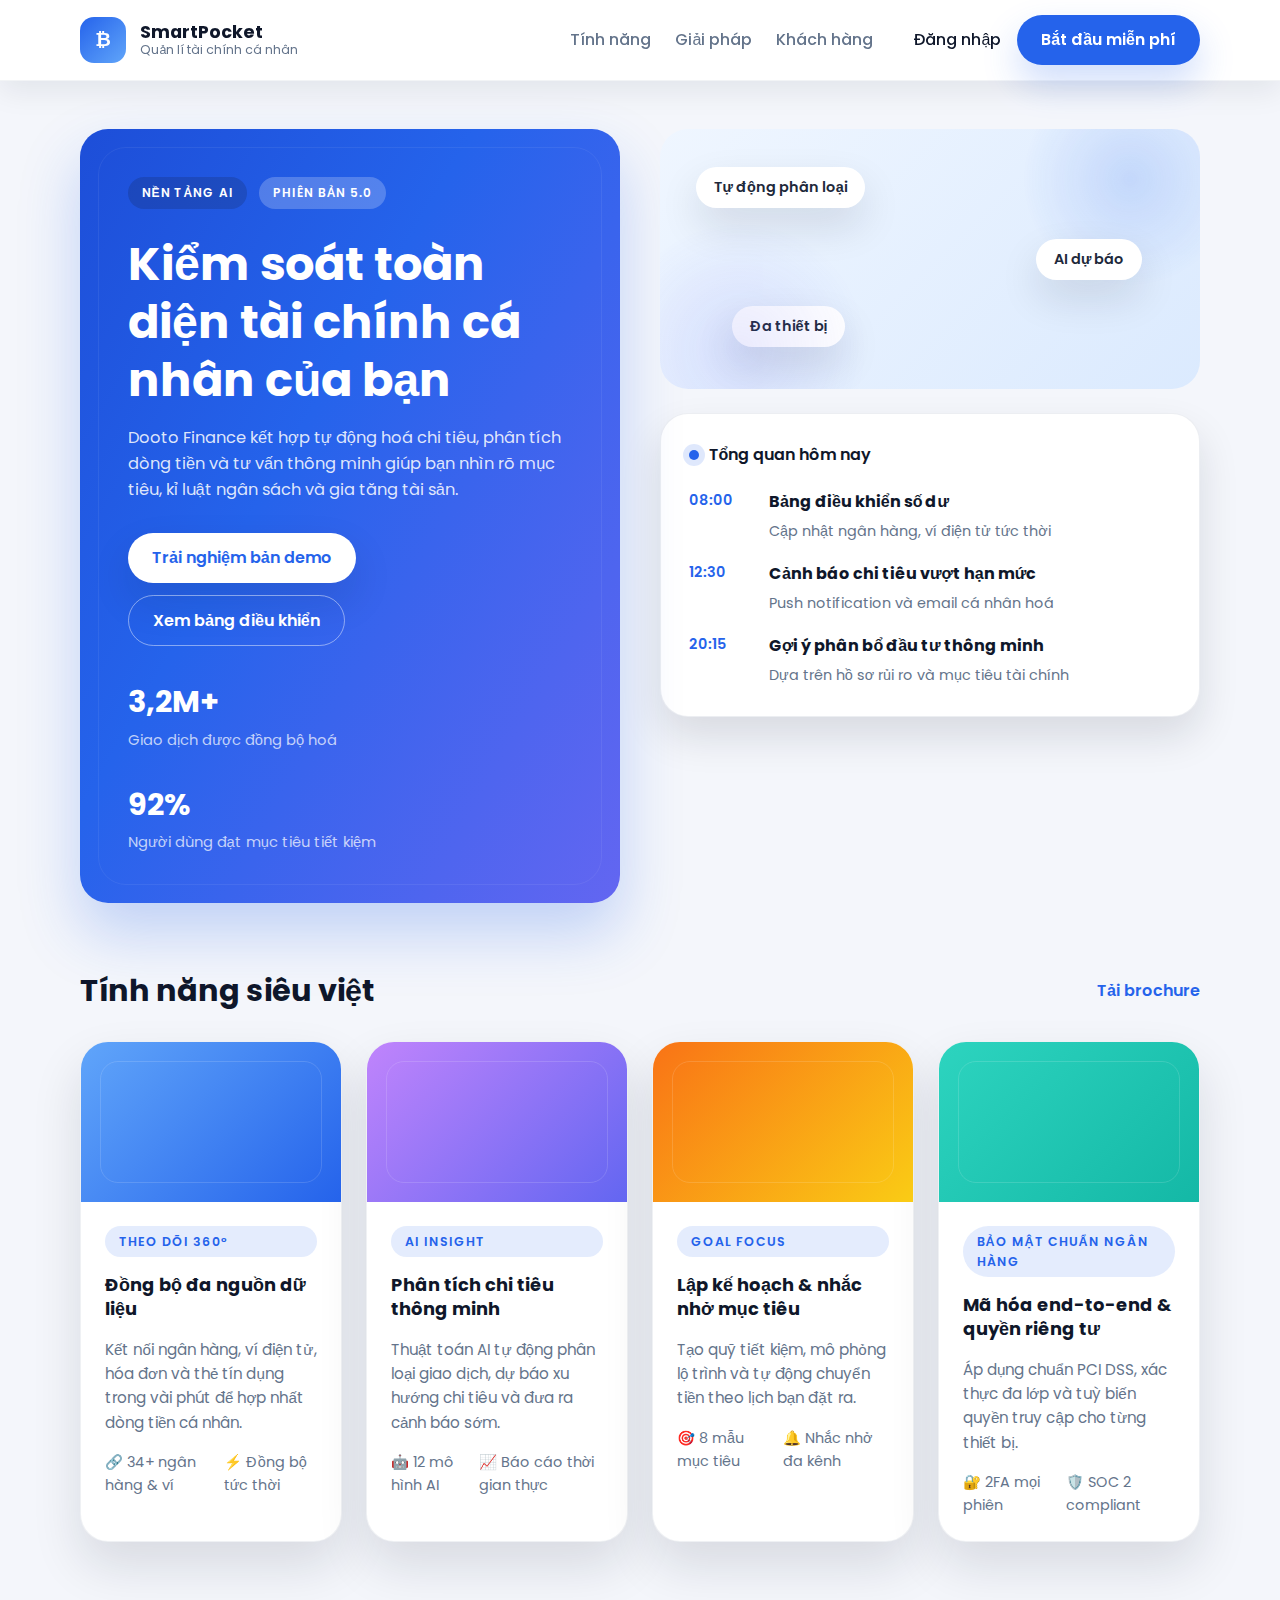
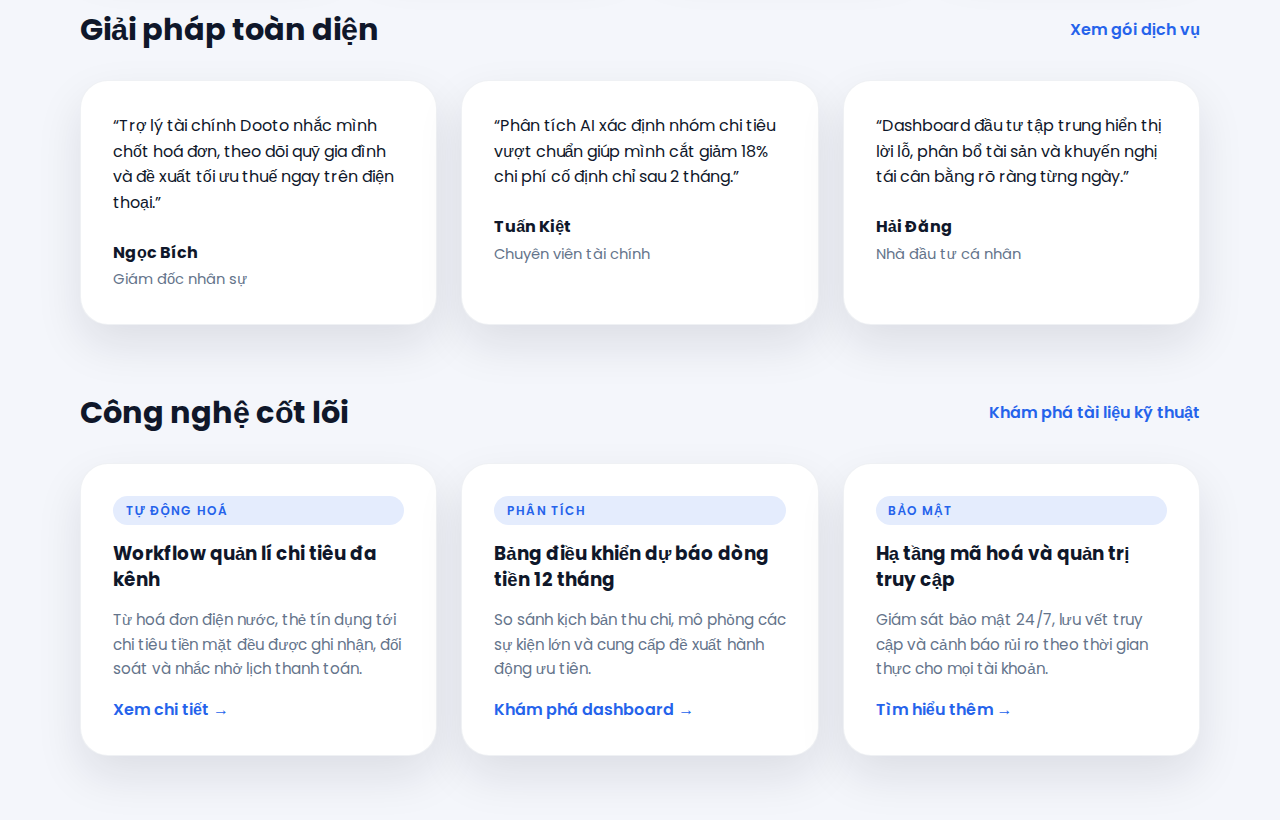
<file: src/main/resources/static/index.html>
<!DOCTYPE html>
<html lang="vi">
<head>
    <meta charset="UTF-8" />
    <meta name="viewport" content="width=device-width, initial-scale=1.0"/>
    <title>SmartPocket | Hệ thống quản lí tài chính cá nhân</title>
    <link href="https://fonts.googleapis.com/css2?family=Poppins:wght@400;500;600;700&display=swap" rel="stylesheet">
    <link rel="stylesheet" href="style.css">
</head>
<body class="landing-body">
<header class="top-nav">
    <div class="nav-inner max-container">
        <a class="brand" href="index.html">
            <span class="brand-mark">₿</span>
            <div class="brand-text">
                <strong>SmartPocket</strong>
                <span>Quản lí tài chính cá nhân</span>
            </div>
        </a>
        <nav class="primary-nav">
            <a href="#tinh-nang">Tính năng</a>
            <a href="#giai-phap">Giải pháp</a>
            <a href="#khach-hang">Khách hàng</a>
        </nav>
        <div class="nav-actions">
            <a class="nav-link" href="login.html">Đăng nhập</a>
            <a class="btn primary" href="register.html">Bắt đầu miễn phí</a>
        </div>
    </div>
</header>

<main>
    <section class="hero max-container">
        <div class="hero-banner">
            <div class="badge-row">
                <span class="badge">Nền tảng AI</span>
                <span class="badge badge-light">Phiên bản 5.0</span>
            </div>
            <h1>Kiểm soát toàn diện tài chính cá nhân của bạn</h1>
            <p>Dooto Finance kết hợp tự động hoá chi tiêu, phân tích dòng tiền và tư vấn thông minh giúp bạn nhìn rõ mục tiêu,
                kỉ luật ngân sách và gia tăng tài sản.</p>
            <div class="cta-group">
                <a class="btn white" href="register.html">Trải nghiệm bản demo</a>
                <a class="btn ghost" href="login.html">Xem bảng điều khiển</a>
            </div>
            <div class="metrics">
                <div class="metric">
                    <strong>3,2M+</strong>
                    <span>Giao dịch được đồng bộ hoá</span>
                </div>
                <div class="metric">
                    <strong>92%</strong>
                    <span>Người dùng đạt mục tiêu tiết kiệm</span>
                </div>
            </div>
        </div>
        <div class="hero-showcase">
            <div class="hero-graphic">
                <span class="hero-chip hero-chip--java">Tự động phân loại</span>
                <span class="hero-chip hero-chip--ai">AI dự báo</span>
                <span class="hero-chip hero-chip--cloud">Đa thiết bị</span>
            </div>
            <div class="schedule-card">
                <div class="schedule-header">
                    <span class="dot"></span>
                    <span>Tổng quan hôm nay</span>
                </div>
                <ul class="schedule-list">
                    <li class="schedule-item">
                        <span class="time">08:00</span>
                        <div>
                            <strong>Bảng điều khiển số dư</strong>
                            <span>Cập nhật ngân hàng, ví điện tử tức thời</span>
                        </div>
                    </li>
                    <li class="schedule-item">
                        <span class="time">12:30</span>
                        <div>
                            <strong>Cảnh báo chi tiêu vượt hạn mức</strong>
                            <span>Push notification và email cá nhân hoá</span>
                        </div>
                    </li>
                    <li class="schedule-item">
                        <span class="time">20:15</span>
                        <div>
                            <strong>Gợi ý phân bổ đầu tư thông minh</strong>
                            <span>Dựa trên hồ sơ rủi ro và mục tiêu tài chính</span>
                        </div>
                    </li>
                </ul>
            </div>
        </div>
    </section>

    <section class="course-section max-container" id="tinh-nang">
        <div class="section-header">
            <h2>Tính năng siêu việt</h2>
            <a class="section-link" href="#">Tải brochure</a>
        </div>
        <div class="course-grid">
            <article class="course-card">
                <div class="course-thumb course-thumb--blue"></div>
                <div class="course-body">
                    <span class="course-tag">Theo dõi 360°</span>
                    <h3>Đồng bộ đa nguồn dữ liệu</h3>
                    <p>Kết nối ngân hàng, ví điện tử, hóa đơn và thẻ tín dụng trong vài phút để hợp nhất dòng tiền cá nhân.</p>
                    <div class="course-meta">
                        <span>🔗 34+ ngân hàng &amp; ví</span>
                        <span>⚡ Đồng bộ tức thời</span>
                    </div>
                </div>
            </article>
            <article class="course-card">
                <div class="course-thumb course-thumb--purple"></div>
                <div class="course-body">
                    <span class="course-tag">AI Insight</span>
                    <h3>Phân tích chi tiêu thông minh</h3>
                    <p>Thuật toán AI tự động phân loại giao dịch, dự báo xu hướng chi tiêu và đưa ra cảnh báo sớm.</p>
                    <div class="course-meta">
                        <span>🤖 12 mô hình AI</span>
                        <span>📈 Báo cáo thời gian thực</span>
                    </div>
                </div>
            </article>
            <article class="course-card">
                <div class="course-thumb course-thumb--orange"></div>
                <div class="course-body">
                    <span class="course-tag">Goal Focus</span>
                    <h3>Lập kế hoạch &amp; nhắc nhở mục tiêu</h3>
                    <p>Tạo quỹ tiết kiệm, mô phỏng lộ trình và tự động chuyển tiền theo lịch bạn đặt ra.</p>
                    <div class="course-meta">
                        <span>🎯 8 mẫu mục tiêu</span>
                        <span>🔔 Nhắc nhở đa kênh</span>
                    </div>
                </div>
            </article>
            <article class="course-card">
                <div class="course-thumb course-thumb--teal"></div>
                <div class="course-body">
                    <span class="course-tag">Bảo mật chuẩn ngân hàng</span>
                    <h3>Mã hóa end-to-end &amp; quyền riêng tư</h3>
                    <p>Áp dụng chuẩn PCI DSS, xác thực đa lớp và tuỳ biến quyền truy cập cho từng thiết bị.</p>
                    <div class="course-meta">
                        <span>🔐 2FA mọi phiên</span>
                        <span>🛡️ SOC 2 compliant</span>
                    </div>
                </div>
            </article>
        </div>
    </section>

    <section class="info-section max-container" id="giai-phap">
        <div class="section-header">
            <h2>Giải pháp toàn diện</h2>
            <a class="section-link" href="#">Xem gói dịch vụ</a>
        </div>
        <div class="info-grid">
            <article class="info-card">
                <p>“Trợ lý tài chính Dooto nhắc mình chốt hoá đơn, theo dõi quỹ gia đình và đề xuất tối ưu thuế ngay trên điện thoại.”</p>
                <div class="info-meta">
                    <strong>Ngọc Bích</strong>
                    <span>Giám đốc nhân sự</span>
                </div>
            </article>
            <article class="info-card">
                <p>“Phân tích AI xác định nhóm chi tiêu vượt chuẩn giúp mình cắt giảm 18% chi phí cố định chỉ sau 2 tháng.”</p>
                <div class="info-meta">
                    <strong>Tuấn Kiệt</strong>
                    <span>Chuyên viên tài chính</span>
                </div>
            </article>
            <article class="info-card">
                <p>“Dashboard đầu tư tập trung hiển thị lời lỗ, phân bổ tài sản và khuyến nghị tái cân bằng rõ ràng từng ngày.”</p>
                <div class="info-meta">
                    <strong>Hải Đăng</strong>
                    <span>Nhà đầu tư cá nhân</span>
                </div>
            </article>
        </div>
    </section>

    <section class="info-section max-container" id="khach-hang">
        <div class="section-header">
            <h2>Công nghệ cốt lõi</h2>
            <a class="section-link" href="#">Khám phá tài liệu kỹ thuật</a>
        </div>
        <div class="news-grid">
            <article class="news-card">
                <span class="news-tag">Tự động hoá</span>
                <h3>Workflow quản lí chi tiêu đa kênh</h3>
                <p>Từ hoá đơn điện nước, thẻ tín dụng tới chi tiêu tiền mặt đều được ghi nhận, đối soát và nhắc nhở lịch thanh toán.</p>
                <a class="news-link" href="#">Xem chi tiết &rarr;</a>
            </article>
            <article class="news-card">
                <span class="news-tag">Phân tích</span>
                <h3>Bảng điều khiển dự báo dòng tiền 12 tháng</h3>
                <p>So sánh kịch bản thu chi, mô phỏng các sự kiện lớn và cung cấp đề xuất hành động ưu tiên.</p>
                <a class="news-link" href="#">Khám phá dashboard &rarr;</a>
            </article>
            <article class="news-card">
                <span class="news-tag">Bảo mật</span>
                <h3>Hạ tầng mã hoá và quản trị truy cập</h3>
                <p>Giám sát bảo mật 24/7, lưu vết truy cập và cảnh báo rủi ro theo thời gian thực cho mọi tài khoản.</p>
                <a class="news-link" href="#">Tìm hiểu thêm &rarr;</a>
            </article>
        </div>
    </section>
</main>
</body>
</html>
</file>
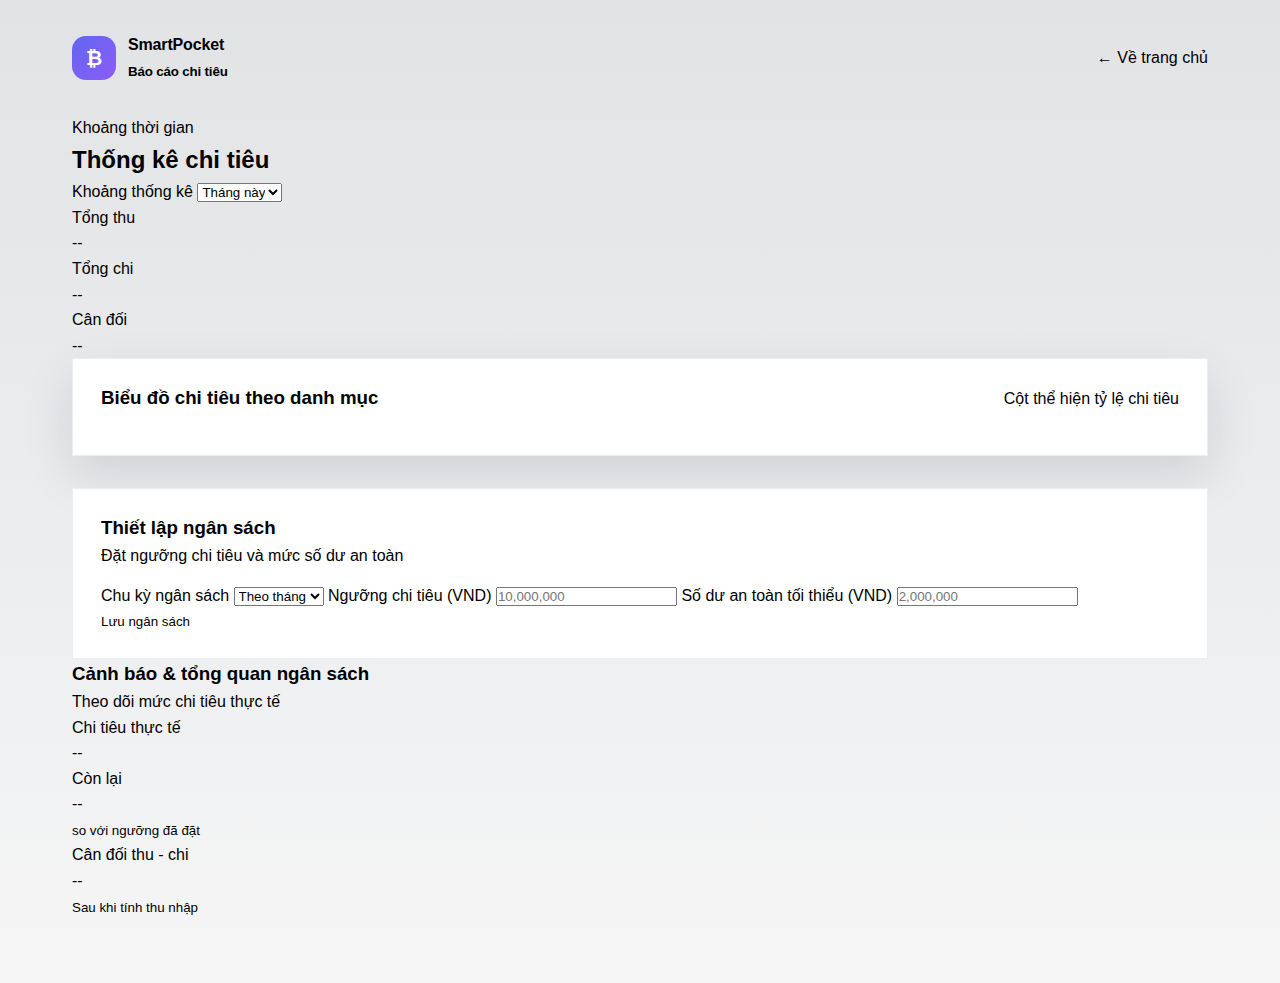
<file: src/main/resources/static/analytics.html>
<!DOCTYPE html>
<html lang="vi">
<head>
    <meta charset="UTF-8" />
    <meta name="viewport" content="width=device-width, initial-scale=1.0" />
    <title>Báo cáo &amp; ngân sách</title>
    <link rel="stylesheet" href="style.css" />
</head>
<body class="app-body">
<div class="app-shell">
    <header class="app-header">
        <a class="app-header__brand" href="home.html">
            <span>₿</span>
            <div>
                <strong>SmartPocket</strong><br />
                <small>Báo cáo chi tiêu</small>
            </div>
        </a>
        <nav class="app-header__nav">
        </nav>
        <div class="app-header__actions">
            <div class="summary-chip" data-role="alert-chip" hidden></div>
        </div>
        <a class="button button--ghost page__home-link" href="home.html">← Về trang chủ</a>

    </header>

    <main class="app-main analytics-layout">
        <section class="card-grid">
            <div class="card kpi-card">
                <header class="kpi-header">
                    <div>
                        <p class="kpi-subtitle">Khoảng thời gian</p>
                        <h2 class="kpi-title">Thống kê chi tiêu</h2>
                    </div>
                    <label class="kpi-filter">
                        <span>Khoảng thống kê</span>
                        <select id="reportRange">
                            <option value="WEEK">Tuần này</option>
                            <option value="MONTH" selected>Tháng này</option>
                            <option value="YEAR">Năm nay</option>
                        </select>
                    </label>
                </header>
                <div class="kpi-grid">
                    <div class="kpi-item">
                        <p class="kpi-subtitle">Tổng thu</p>
                        <div class="kpi-value" data-role="total-income">--</div>
                        <small data-role="range-label"></small>
                    </div>
                    <div class="kpi-item">
                        <p class="kpi-subtitle">Tổng chi</p>
                        <div class="kpi-value kpi-value--danger" data-role="total-expense">--</div>
                        <small data-role="range-label"></small>
                    </div>
                    <div class="kpi-item">
                        <p class="kpi-subtitle">Cân đối</p>
                        <div class="kpi-value" data-role="net-balance">--</div>
                        <small data-role="range-label"></small>
                    </div>
                </div>
            </div>

            <div class="card chart-card">
                <header class="chart-header">
                    <h3>Biểu đồ chi tiêu theo danh mục</h3>
                    <p class="chart-subtitle">Cột thể hiện tỷ lệ chi tiêu</p>
                </header>
                <div class="bar-chart" data-role="category-chart"></div>
            </div>
        </section>

        <section class="card-grid">
            <div class="card budget-card">
                <header class="chart-header">
                    <div>
                        <h3>Thiết lập ngân sách</h3>
                        <p class="chart-subtitle">Đặt ngưỡng chi tiêu và mức số dư an toàn</p>
                    </div>
                </header>
                <form id="budgetForm" class="budget-form">
                    <label>
                        <span>Chu kỳ ngân sách</span>
                        <select name="period" required>
                            <option value="MONTH">Theo tháng</option>
                            <option value="WEEK">Theo tuần</option>
                        </select>
                    </label>
                    <label>
                        <span>Ngưỡng chi tiêu (VND)</span>
                        <input type="number" name="amount" min="0" step="0.01" required placeholder="10,000,000" />
                    </label>
                    <label>
                        <span>Số dư an toàn tối thiểu (VND)</span>
                        <input type="number" name="safeBalance" min="0" step="0.01" placeholder="2,000,000" />
                    </label>
                    <div class="form-actions">
                        <button type="submit" class="button button--primary">Lưu ngân sách</button>
                        <p class="form-hint" data-role="budget-status"></p>
                    </div>
                </form>
            </div>

            <div class="card alert-card">
                <header class="chart-header">
                    <div>
                        <h3>Cảnh báo &amp; tổng quan ngân sách</h3>
                        <p class="chart-subtitle">Theo dõi mức chi tiêu thực tế</p>
                    </div>
                </header>
                <div class="alert-summary">
                    <div>
                        <p class="kpi-subtitle">Chi tiêu thực tế</p>
                        <div class="kpi-value" data-role="actual-expense">--</div>
                        <small data-role="budget-range"></small>
                    </div>
                    <div>
                        <p class="kpi-subtitle">Còn lại</p>
                        <div class="kpi-value" data-role="budget-remaining">--</div>
                        <small>so với ngưỡng đã đặt</small>
                    </div>
                    <div>
                        <p class="kpi-subtitle">Cân đối thu - chi</p>
                        <div class="kpi-value" data-role="budget-net">--</div>
                        <small>Sau khi tính thu nhập</small>
                    </div>
                </div>
                <div class="alert-panel" data-role="alert-panel"></div>
            </div>
        </section>
    </main>
</div>

<script type="module" src="js/pages/analyticsPage.js"></script>
</body>
</html>
</file>
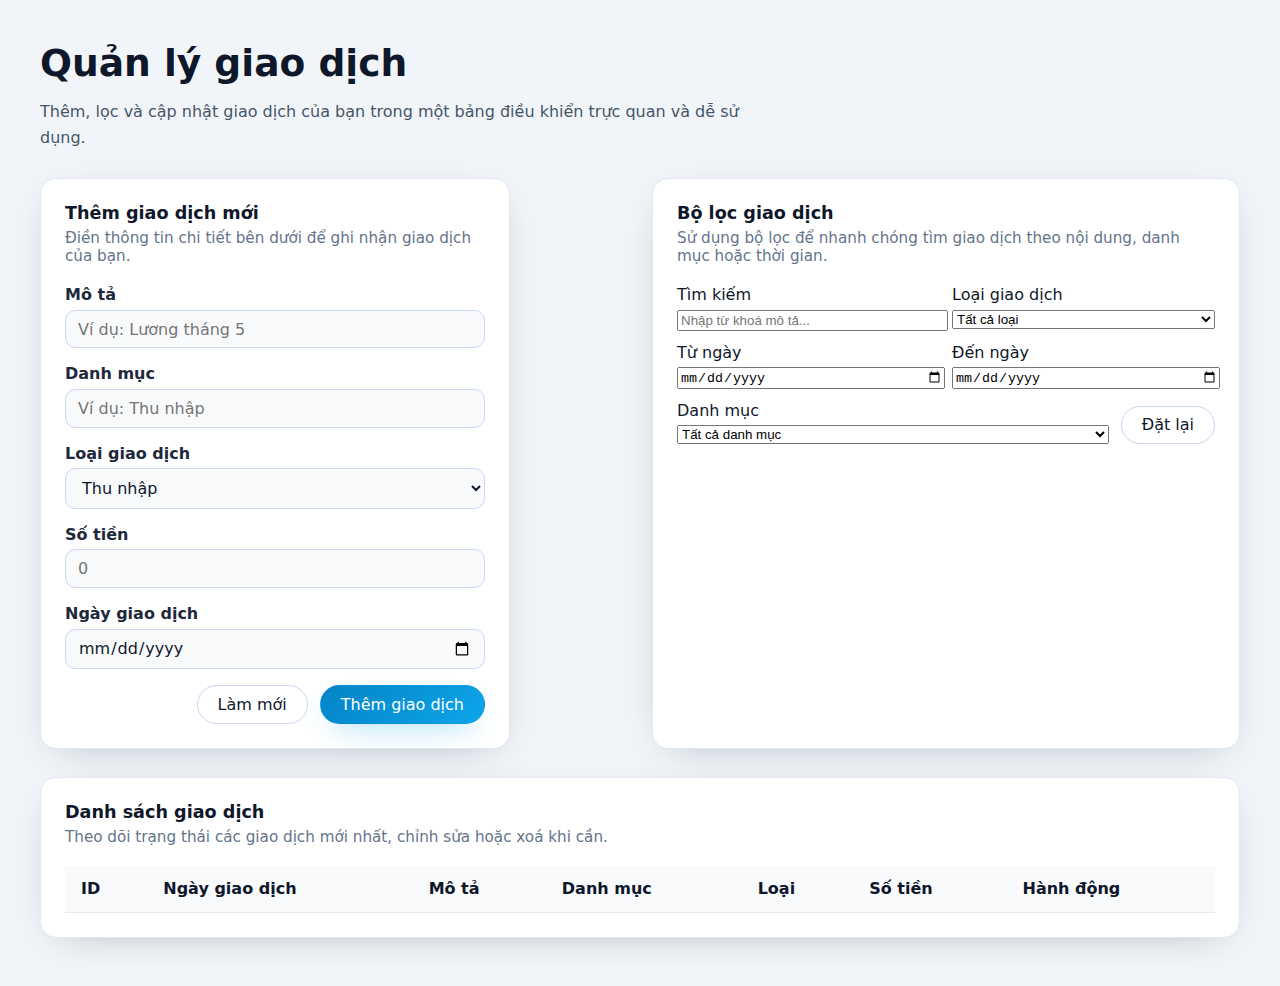
<file: src/main/resources/static/dashboard.html>
<!DOCTYPE html>
<html lang="vi">
<head>
    <meta charset="UTF-8" />
    <meta name="viewport" content="width=device-width, initial-scale=1.0" />
    <title>Quản lý giao dịch</title>
    <style>
        :root {
            color-scheme: light;
            font-family: "Inter", "Segoe UI", system-ui, -apple-system, sans-serif;
        }

        body {
            margin: 0;
            background: #f1f5f9;
            color: #0f172a;
        }

        h1,
        h2,
        h3 {
            line-height: 1.25;
            margin: 0;
        }

        h2 {
            font-size: 1.2rem;
        }

        .page {
            max-width: 1200px;
            margin: 0 auto;
            padding: 2.5rem 1.5rem 3rem;
            display: flex;
            flex-direction: column;
            gap: 1.75rem;
        }

        .page__header {
            display: flex;
            flex-direction: column;
            gap: 0.75rem;
        }

        .page__title {
            font-size: clamp(1.75rem, 3vw, 2.35rem);
            font-weight: 700;
        }

        .page__subtitle {
            margin: 0;
            color: #475569;
            max-width: 720px;
            line-height: 1.6;
        }

        .transaction-message {
            margin: 0;
            padding: 0.85rem 1rem;
            border-radius: 0.75rem;
            border: 1px solid transparent;
            font-weight: 500;
            transition: all 0.2s ease;
        }

        .transaction-message[hidden] {
            display: none;
        }

        .transaction-message--info {
            background: #e0f2fe;
            border-color: #bae6fd;
            color: #075985;
        }

        .transaction-message--success {
            background: #dcfce7;
            border-color: #bbf7d0;
            color: #047857;
        }

        .transaction-message--error {
            background: #fee2e2;
            border-color: #fecaca;
            color: #b91c1c;
        }

        .cards {
            display: grid;
            grid-template-columns: repeat(auto-fit, minmax(320px, 1fr));
            gap: 1.5rem;
        }

        .card {
            background: #ffffff;
            border-radius: 1rem;
            padding: 1.5rem;
            box-shadow: 0 10px 40px -20px rgba(15, 23, 42, 0.35);
            border: 1px solid #e2e8f0;
            display: flex;
            flex-direction: column;
            gap: 1.25rem;
        }

        .card--narrow {
            max-width: 420px;
        }

        .section-heading {
            display: flex;
            flex-direction: column;
            gap: 0.25rem;
        }

        .section-heading__title {
            font-size: 1.1rem;
            font-weight: 600;
        }

        .section-heading__subtitle {
            margin: 0;
            color: #64748b;
            font-size: 0.95rem;
        }

        .transaction-form {
            display: grid;
            grid-template-columns: repeat(auto-fit, minmax(200px, 1fr));
            gap: 1rem 1.5rem;
        }

        .transaction-form__field {
            display: flex;
            flex-direction: column;
            gap: 0.35rem;
        }

        .transaction-form label {
            font-weight: 600;
            color: #1e293b;
        }

        .transaction-form input,
        .transaction-form select,
        .transaction-form textarea {
            font: inherit;
            padding: 0.55rem 0.75rem;
            border: 1px solid #cbd5f5;
            border-radius: 0.65rem;
            background: #f8fafc;
            color: #0f172a;
            transition: border-color 0.2s ease, box-shadow 0.2s ease;
        }

        .transaction-form input:focus,
        .transaction-form select:focus,
        .transaction-form textarea:focus {
            outline: none;
            border-color: #38bdf8;
            box-shadow: 0 0 0 3px rgba(56, 189, 248, 0.25);
            background: #ffffff;
        }

        .transaction-form textarea {
            min-height: 4rem;
            resize: vertical;
        }

        .form-actions,
        .transaction-form menu {
            display: flex;
            justify-content: flex-end;
            gap: 0.75rem;
            margin: 0;
            padding: 0;
        }

        button,
        .button {
            font: inherit;
            border-radius: 999px;
            padding: 0.55rem 1.25rem;
            border: 1px solid transparent;
            cursor: pointer;
            transition: transform 0.15s ease, box-shadow 0.2s ease, background 0.2s ease;
        }

        button:disabled {
            cursor: not-allowed;
            opacity: 0.6;
        }

        .button--primary {
            background: linear-gradient(135deg, #0284c7, #0ea5e9);
            color: #fff;
            box-shadow: 0 12px 30px -15px rgba(14, 165, 233, 0.8);
        }

        .button--primary:hover {
            transform: translateY(-1px);
            box-shadow: 0 16px 40px -18px rgba(14, 165, 233, 0.8);
        }

        .button--ghost {
            background: #fff;
            border-color: #cbd5f5;
            color: #0f172a;
        }

        .button--ghost:hover {
            border-color: #94a3b8;
            background: #f8fafc;
        }

        .button--danger {
            background: #f87171;
            border-color: #ef4444;
            color: #fff;
        }

        .button--danger:hover {
            background: #ef4444;
        }

        .transaction-create__status {
            margin: 0;
            font-weight: 500;
        }

        .transaction-create__status[hidden] {
            display: none;
        }

        .transaction-create__status--info {
            color: #0369a1;
        }

        .transaction-create__status--success {
            color: #047857;
        }

        .transaction-create__status--error {
            color: #b91c1c;
        }

        .transaction-filters {
            display: flex;
            flex-wrap: wrap;
            gap: 0.75rem;
        }

        .transaction-filters__field {
            flex: 1 1 180px;
        }

        .transaction-filters input,
        .transaction-filters select {
            width: 100%;
        }

        .transaction-table-wrapper {
            overflow-x: auto;
        }

        .transaction-table {
            width: 100%;
            border-collapse: collapse;
            min-width: 720px;
        }

        .transaction-table th,
        .transaction-table td {
            border-bottom: 1px solid #e2e8f0;
            padding: 0.85rem 1rem;
            text-align: left;
        }

        .transaction-table thead {
            background: #f8fafc;
            border-bottom: 1px solid #e2e8f0;
        }

        .transaction-table tbody tr:hover {
            background: rgba(14, 165, 233, 0.06);
        }

        .transaction-actions {
            display: flex;
            gap: 0.5rem;
        }

        .action-btn {
            padding: 0.35rem 0.75rem;
            border-radius: 999px;
            border: 1px solid transparent;
            cursor: pointer;
            font: inherit;
            font-weight: 600;
        }

        .action-btn--edit {
            background: #fef3c7;
            border-color: #facc15;
            color: #92400e;
        }

        .action-btn--delete {
            background: #fee2e2;
            border-color: #fca5a5;
            color: #b91c1c;
        }

        .amount-positive {
            color: #047857;
            font-weight: 600;
        }

        .amount-negative {
            color: #dc2626;
            font-weight: 600;
        }

        .transaction-empty {
            text-align: center;
            padding: 2rem;
            color: #64748b;
        }

        .tag {
            display: inline-flex;
            align-items: center;
            padding: 0.15rem 0.5rem;
            border-radius: 999px;
            font-size: 0.82rem;
            font-weight: 600;
        }

        .tag--income {
            background: #bbf7d0;
            color: #166534;
        }

        .tag--expense {
            background: #fecdd3;
            color: #9f1239;
        }

        dialog {
            border: none;
            border-radius: 1rem;
            padding: 0;
            max-width: 480px;
            width: min(95vw, 480px);
            box-shadow: 0 40px 80px -40px rgba(15, 23, 42, 0.45);
        }

        dialog form {
            padding: 1.75rem;
            display: flex;
            flex-direction: column;
            gap: 1.25rem;
        }

        dialog menu {
            display: flex;
            justify-content: flex-end;
            gap: 0.75rem;
        }

        dialog::backdrop {
            background: rgba(15, 23, 42, 0.35);
        }

        @media (max-width: 768px) {
            .transaction-table {
                min-width: 100%;
            }

            .cards {
                grid-template-columns: 1fr;
            }
        }
    </style>
</head>

<body>
<main class="page">
    <header class="page__header">
        <h1 class="page__title">Quản lý giao dịch</h1>
        <p class="page__subtitle">Thêm, lọc và cập nhật giao dịch của bạn trong một bảng điều khiển trực quan và dễ sử dụng.</p>
        <p id="statusMessage" class="transaction-message" data-role="transaction-message" hidden></p>
    </header>

    <section class="cards">
        <section class="card card--narrow">
            <div class="section-heading">
                <h2 class="section-heading__title">Thêm giao dịch mới</h2>
                <p class="section-heading__subtitle">Điền thông tin chi tiết bên dưới để ghi nhận giao dịch của bạn.</p>
            </div>
            <form id="transactionCreateForm" class="transaction-form">
                <div class="transaction-form__field">
                    <label for="transactionCreateDescription">Mô tả</label>
                    <input id="transactionCreateDescription" type="text" name="description" placeholder="Ví dụ: Lương tháng 5" required />
                </div>
                <div class="transaction-form__field">
                    <label for="transactionCreateCategory">Danh mục</label>
                    <input id="transactionCreateCategory" type="text" name="category" placeholder="Ví dụ: Thu nhập" />
                </div>
                <div class="transaction-form__field">
                    <label for="transactionCreateType">Loại giao dịch</label>
                    <select id="transactionCreateType" name="type">
                        <option value="INCOME">Thu nhập</option>
                        <option value="EXPENSE">Chi tiêu</option>
                    </select>
                </div>
                <div class="transaction-form__field">
                    <label for="transactionCreateAmount">Số tiền</label>
                    <input id="transactionCreateAmount" type="number" name="amount" min="0" step="0.01" placeholder="0" required />
                </div>
                <div class="transaction-form__field">
                    <label for="transactionCreateDate">Ngày giao dịch</label>
                    <input id="transactionCreateDate" type="date" name="transactionDate" />
                </div>
                <div class="transaction-form__field" style="grid-column: 1 / -1;">
                    <div class="form-actions">
                        <button class="button button--ghost" type="reset">Làm mới</button>
                        <button class="button button--primary" type="submit">Thêm giao dịch</button>
                    </div>
                </div>
            </form>
            <p class="transaction-create__status" data-role="transaction-create-status" hidden></p>
        </section>

        <section class="card">
            <div class="section-heading">
                <h2 class="section-heading__title">Bộ lọc giao dịch</h2>
                <p class="section-heading__subtitle">Sử dụng bộ lọc để nhanh chóng tìm giao dịch theo nội dung, danh mục hoặc thời gian.</p>
            </div>
            <div class="transaction-filters">
                <div class="transaction-filters__field">
                    <label class="transaction-form__field">
                        <span>Tìm kiếm</span>
                        <input id="transactionSearch" placeholder="Nhập từ khoá mô tả..." />
                    </label>
                </div>
                <div class="transaction-filters__field">
                    <label class="transaction-form__field">
                        <span>Loại giao dịch</span>
                        <select id="transactionTypeFilter">
                            <option value="">Tất cả loại</option>
                            <option value="INCOME">Thu nhập</option>
                            <option value="EXPENSE">Chi tiêu</option>
                        </select>
                    </label>
                </div>
                <div class="transaction-filters__field">
                    <label class="transaction-form__field">
                        <span>Từ ngày</span>
                        <input type="date" id="transactionDateFrom" />
                    </label>
                </div>
                <div class="transaction-filters__field">
                    <label class="transaction-form__field">
                        <span>Đến ngày</span>
                        <input type="date" id="transactionDateTo" />
                    </label>
                </div>
                <div class="transaction-filters__field">
                    <label class="transaction-form__field">
                        <span>Danh mục</span>
                        <select id="transactionCategoryFilter">
                            <option value="">Tất cả danh mục</option>
                        </select>
                    </label>
                </div>
                <div class="transaction-form__field" style="flex: 0 0 auto; align-self: flex-end;">
                    <button class="button button--ghost" id="transactionResetFilters" type="button">Đặt lại</button>
                </div>
            </div>
        </section>
    </section>

    <section class="card">
        <div class="section-heading">
            <h2 class="section-heading__title">Danh sách giao dịch</h2>
            <p class="section-heading__subtitle">Theo dõi trạng thái các giao dịch mới nhất, chỉnh sửa hoặc xoá khi cần.</p>
        </div>
        <div class="transaction-table-wrapper">
            <table id="transactionTable" class="transaction-table">
                <thead>
                <tr>
                    <th>ID</th>
                    <th>Ngày giao dịch</th>
                    <th>Mô tả</th>
                    <th>Danh mục</th>
                    <th>Loại</th>
                    <th>Số tiền</th>
                    <th>Hành động</th>
                </tr>
                </thead>
                <tbody id="transactionBody" data-role="transaction-body"></tbody>
            </table>
        </div>
    </section>
</main>

<dialog id="transactionEditor">
    <form id="transactionEditForm" class="transaction-form">
        <h2 data-role="transaction-edit-title">Chỉnh sửa giao dịch</h2>
        <div class="transaction-form__field" style="grid-column: 1 / -1;">
            <label for="transactionEditDescription">Mô tả</label>
            <input id="transactionEditDescription" type="text" name="description" required />
        </div>
        <div class="transaction-form__field">
            <label for="transactionEditCategory">Danh mục</label>
            <input id="transactionEditCategory" type="text" name="category" />
        </div>
        <div class="transaction-form__field">
            <label for="transactionEditType">Loại giao dịch</label>
            <select id="transactionEditType" name="type">
                <option value="INCOME">Thu nhập</option>
                <option value="EXPENSE">Chi tiêu</option>
            </select>
        </div>
        <div class="transaction-form__field">
            <label for="transactionEditAmount">Số tiền</label>
            <input id="transactionEditAmount" type="number" name="amount" step="0.01" min="0" required />
        </div>
        <div class="transaction-form__field">
            <label for="transactionEditDate">Ngày giao dịch</label>
            <input id="transactionEditDate" type="date" name="transactionDate" />
        </div>
        <menu>
            <button class="button button--ghost" type="button" data-action="cancel-edit">Huỷ</button>
            <button class="button button--primary" type="submit">Lưu</button>
        </menu>
    </form>
</dialog>

<script type="module" src="js/pages/transactionPage.js"></script>
</body>
</html>
</file>
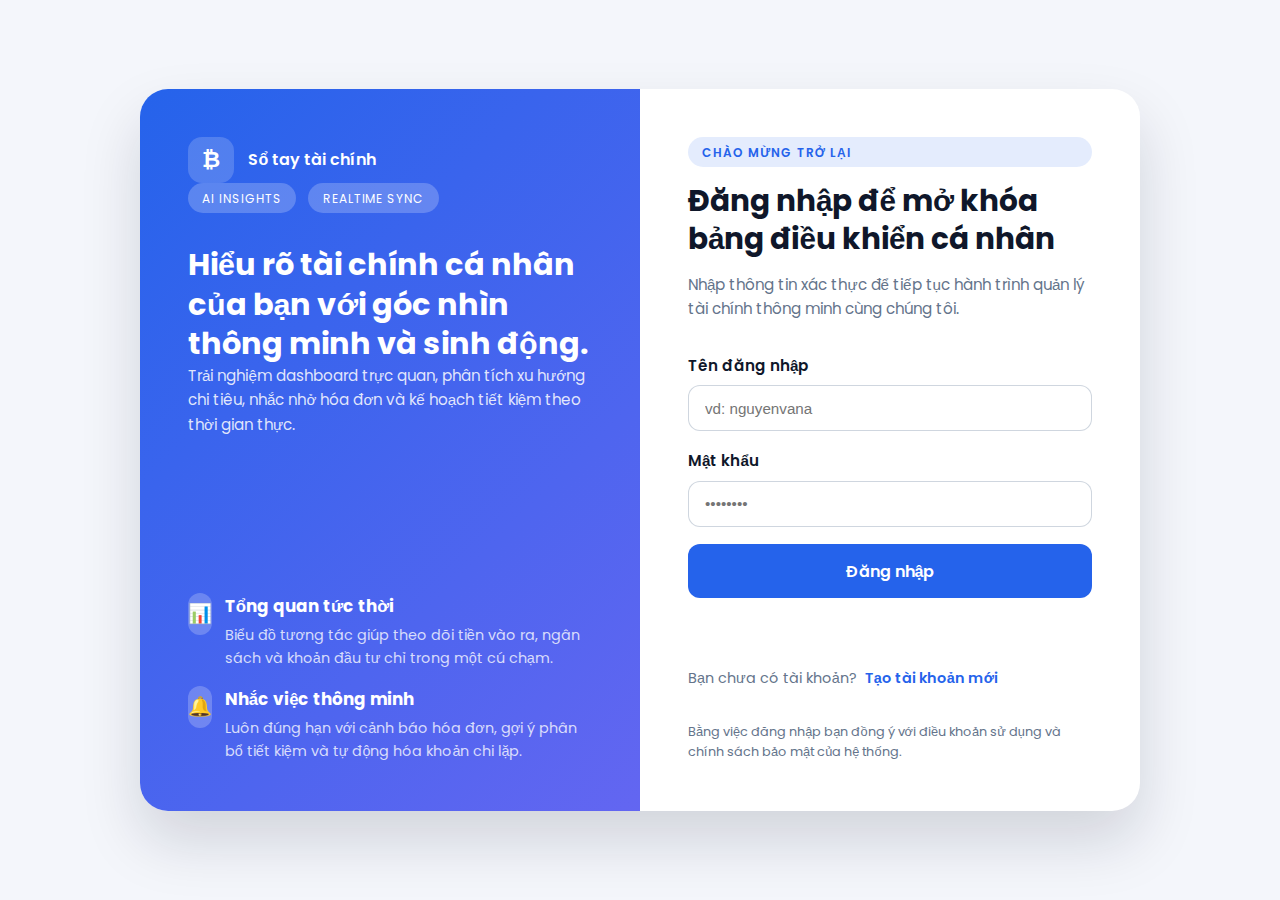
<file: src/main/resources/static/hello.html>
<!DOCTYPE html>
<html lang="vi">
<head>
    <meta charset="UTF-8">
    <title>Xin chào!</title>
    <link rel="stylesheet" href="style.css">
</head>
<body>
<div class="card">
    <h1 id="greeting">👋 Xin chào!</h1>
    <p>Chúc bạn một ngày tràn đầy năng lượng 💪</p>

    <button id="logout">Đăng xuất</button>
</div>

<script>
    // 📦 Lấy username từ localStorage
    const username = localStorage.getItem('username');

    // 🎉 Nếu có username thì hiển thị
    if (username) {
        document.getElementById('greeting').textContent = `👋 Xin chào, ${username}!`;
    } else {
        window.location.href = 'login.html';
    }

    // 🚪 Xử lý logout
    document.getElementById('logout').addEventListener('click', () => {
        localStorage.removeItem('username'); // xóa user info
        window.location.href = 'login.html';
    });
</script>
</body>
</html>
</file>
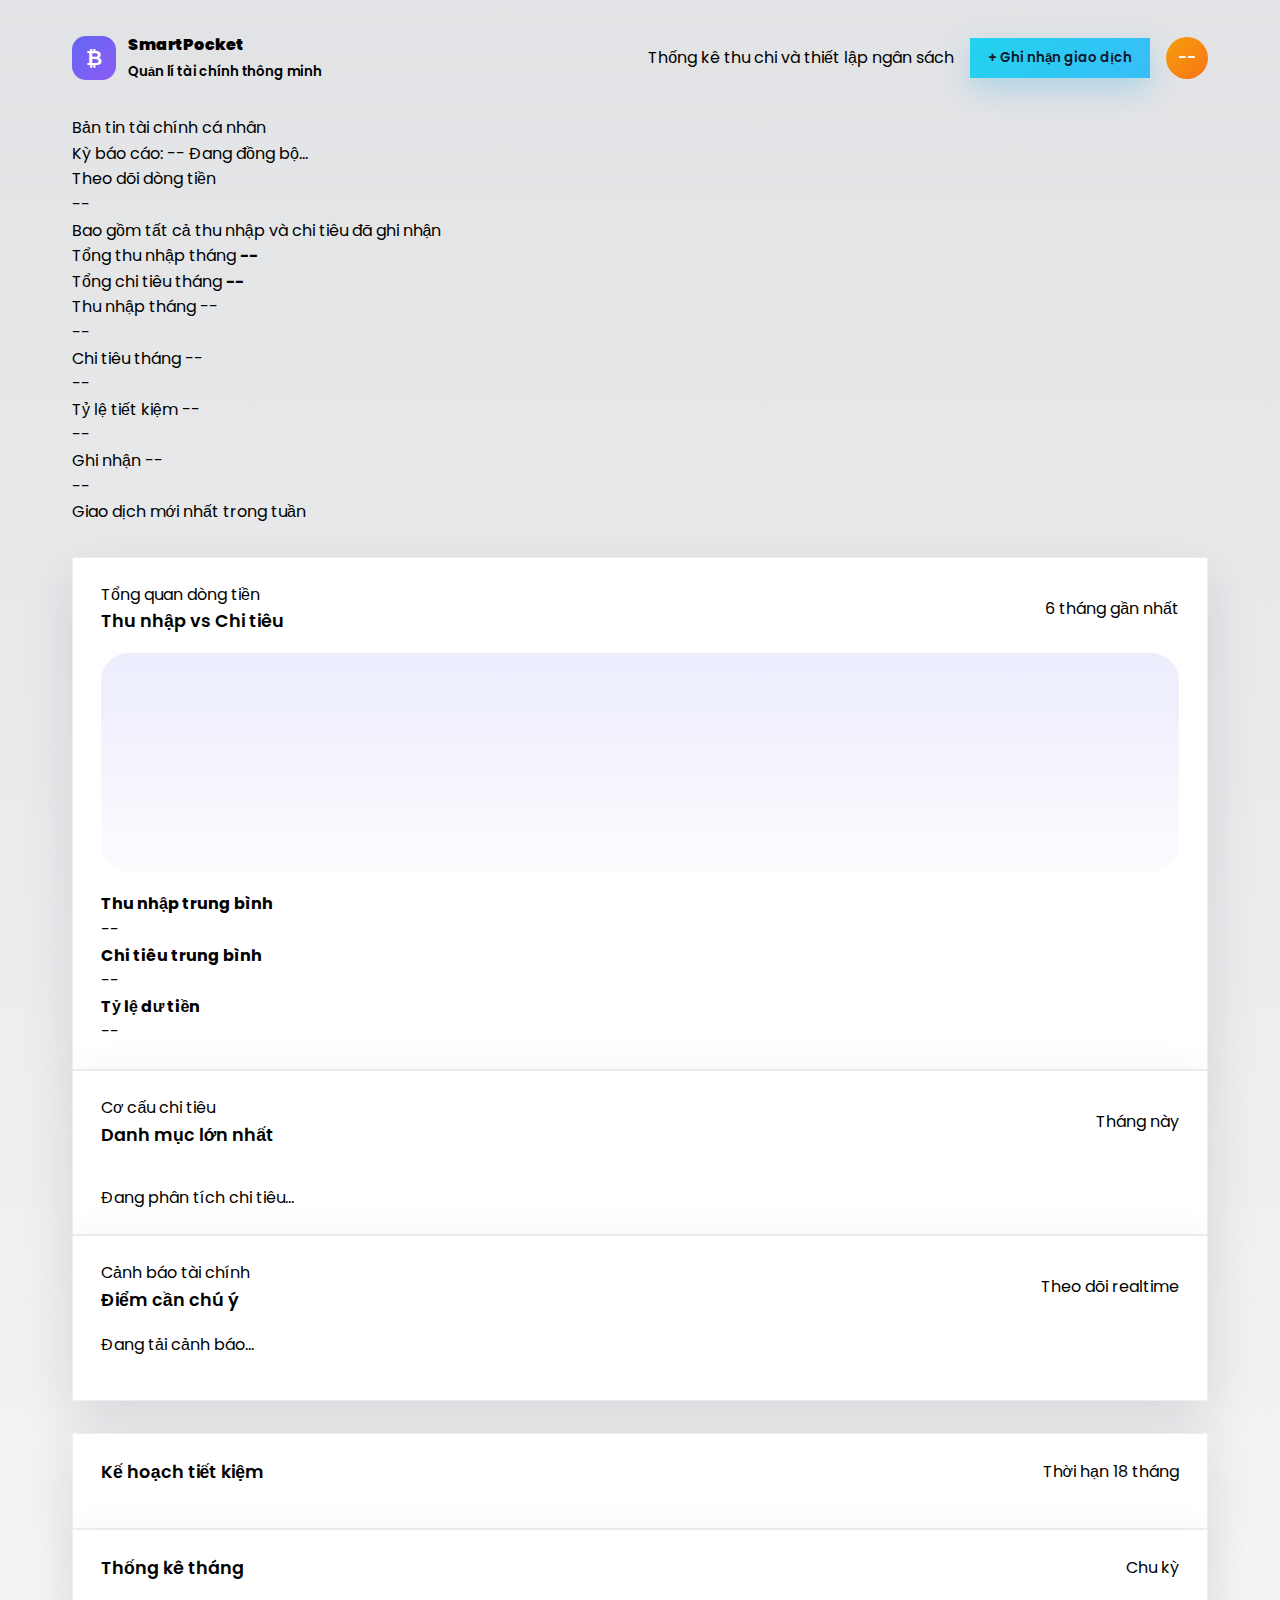
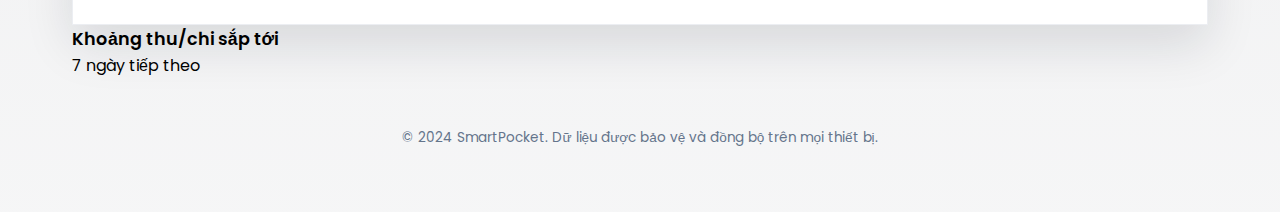
<file: src/main/resources/static/home.html>
<!DOCTYPE html>
<html lang="vi">
<head>
    <meta charset="UTF-8" />
    <meta name="viewport" content="width=device-width, initial-scale=1.0" />
    <title>Tổng quan tài chính | SmartPocket</title>
    <link href="https://fonts.googleapis.com/css2?family=Poppins:wght@400;500;600;700&display=swap" rel="stylesheet">
    <link rel="stylesheet" href="style.css">
</head>
<body class="app-body">
<div class="app-shell">
    <header class="app-header">
        <a class="app-header__brand" href="home.html">
            <span>₿</span>
            <div>
                <strong>SmartPocket</strong><br>
                <small>Quản lí tài chính thông minh</small>
            </div>
        </a>

        <div class="app-header__actions">
            <a class="button button--ghost" href="analytics.html">Thống kê thu chi và thiết lập ngân sách</a>
            <button class="quick-action">+ Ghi nhận giao dịch</button>
            <details class="user-menu">
                <summary>
                    <span class="user-menu__avatar" data-role="user-avatar">--</span>
                </summary>
                <div class="user-menu__panel">
                    <div>
                        <div class="user-menu__name" data-role="user-name">Đang tải...</div>
                        <div class="user-menu__email" data-role="user-email">--</div>
                    </div>
                    <a class="user-menu__link" href="profile.html">Trang cá nhân</a>
<!--                    <a class="user-menu__link" href="dashboard.html">Bảng thông tin</a>-->
                    <a class="user-menu__link" href="login.html">Đăng xuất</a>
                </div>
            </details>
        </div>
    </header>

    <main class="app-main">
        <section class="summary-hero" id="snapshot">
            <div class="summary-meta">
                <div class="pill pill--primary">Bản tin tài chính cá nhân</div>
                <div class="meta-inline">
                    <span data-role="report-range">Kỳ báo cáo: --</span>
                    <span class="pill pill--ghost" data-role="report-updated">Đang đồng bộ...</span>
                </div>
            </div>
            <div class="summary-highlight">
                <div>
                    <p class="summary-label">Theo dõi dòng tiền</p>
                    <div class="summary-value" data-role="net-balance">--</div>
                    <p class="summary-sub" data-role="net-note">Bao gồm tất cả thu nhập và chi tiêu đã ghi nhận</p>
                </div>
                <div class="summary-breakdown">
                    <div>
                        <span>Tổng thu nhập tháng</span>
                        <strong data-role="total-income">--</strong>
                    </div>
                    <div>
                        <span>Tổng chi tiêu tháng</span>
                        <strong data-role="total-expense">--</strong>
                    </div>
                    <div class="separation"></div>
                </div>
            </div>
            <div class="kpi-grid">
                <article class="stat-card">
                    <div class="stat-header">
                        <span>Thu nhập tháng</span>
                        <span class="delta delta--positive" data-role="income-change">--</span>
                    </div>
                    <div class="stat-value" data-role="kpi-income">--</div>
                    <div class="stat-bar">
                        <div class="stat-bar__fill" data-role="income-bar" style="width: 0"></div>
                    </div>
                </article>
                <article class="stat-card">
                    <div class="stat-header">
                        <span>Chi tiêu tháng</span>
                        <span class="delta delta--negative" data-role="expense-change">--</span>
                    </div>
                    <div class="stat-value" data-role="kpi-expense">--</div>
                    <div class="stat-bar stat-bar--orange">
                        <div class="stat-bar__fill" data-role="expense-bar" style="width: 0"></div>
                    </div>
                </article>
                <article class="stat-card">
                    <div class="stat-header">
                        <span>Tỷ lệ tiết kiệm</span>
                        <span class="delta delta--positive" data-role="saving-delta">--</span>
                    </div>
                    <div class="stat-value" data-role="saving-rate">--</div>
                    <div class="stat-bar stat-bar--teal">
                        <div class="stat-bar__fill" data-role="saving-bar" style="width: 0"></div>
                    </div>
                </article>
                <article class="stat-card">
                    <div class="stat-header">
                        <span>Ghi nhận</span>
                        <span class="delta delta--positive" data-role="recent-change">--</span>
                    </div>
                    <div class="stat-value" data-role="recent-count">--</div>
                    <p class="stat-sub">Giao dịch mới nhất trong tuần</p>
                    <div class="stat-bar stat-bar--purple">
                        <div class="stat-bar__fill" data-role="recent-bar" style="  width: 0"></div>
                    </div>
                </article>
            </div>
        </section>

        <section class="insights-row" id="insights">
            <article class="chart-card chart-card--wide">
                <header>
                    <div>
                        <p class="chart-subtitle">Tổng quan dòng tiền</p>
                        <h2 class="chart-title">Thu nhập vs Chi tiêu</h2>
                    </div>
                    <div class="pill pill--ghost" data-role="cashflow-range">6 tháng gần nhất</div>
                </header>
                <div class="chart-illustration chart-illustration--line" data-role="cashflow-chart"></div>
                <div class="legend-grid">
                    <div class="legend-item">
                        <span class="dot dot--green"></span>
                        <div>
                            <strong>Thu nhập trung bình</strong>
                            <p data-role="avg-income">--</p>
                        </div>
                    </div>
                    <div class="legend-item">
                        <span class="dot dot--orange"></span>
                        <div>
                            <strong>Chi tiêu trung bình</strong>
                            <p data-role="avg-expense">--</p>
                        </div>
                    </div>
                    <div class="legend-item">
                        <span class="dot dot--purple"></span>
                        <div>
                            <strong>Tỷ lệ dư tiền</strong>
                            <p data-role="avg-surplus">--</p>
                        </div>
                    </div>
                </div>
            </article>

            <article class="chart-card">
                <header>
                    <div>
                        <p class="chart-subtitle">Cơ cấu chi tiêu</p>
                        <h2 class="chart-title">Danh mục lớn nhất</h2>
                    </div>
                    <div class="pill pill--ghost" data-role="category-range">Tháng này</div>
                </header>
                <div class="bar-chart" data-role="category-chart"></div>
                <div class="summary-chip" data-role="category-note">Đang phân tích chi tiêu...</div>
            </article>

            <article class="chart-card">
                <header>
                    <div>
                        <p class="chart-subtitle">Cảnh báo tài chính</p>
                        <h2 class="chart-title">Điểm cần chú ý</h2>
                    </div>
                    <div class="pill pill--ghost">Theo dõi realtime</div>
                </header>
                <div class="alert-summary">
                    <div class="alert-panel" data-role="alert-primary">Đang tải cảnh báo...</div>
                    <div class="alert-panel alert-panel--safe" data-role="alert-secondary"></div>
                    <div class="alert-panel" data-role="alert-tertiary"></div>
                </div>
                <div class="activity-list" data-role="recent-activity"></div>
            </article>
        </section>

        <section class="insights-row" id="budgets">
            <article class="chart-card">
                <header>
                    <div>
                        <p class="chart-title">Kế hoạch tiết kiệm</p>
                    </div>
                    <div class="pill pill--ghost">Thời hạn 18 tháng</div>
                </header>
                <div class="goal-list" data-role="goal-list"></div>
            </article>

            <article class="chart-card">
                <header>
                    <div>
                        <h2 class="chart-title">Thống kê tháng</h2>
                    </div>
                    <div class="pill pill--ghost" data-role="budget-range">Chu kỳ</div>
                </header>
                <div class="budget-list" data-role="budget-list"></div>
            </article>

            <article class="table-card">
                <header class="table-card__header">
                    <div>
                        <h2 class="chart-title">Khoảng thu/chi sắp tới</h2>
                    </div>
                    <div class="pill pill--ghost">7 ngày tiếp theo</div>
                </header>
                <div class="table-list" data-role="upcoming-list"></div>
            </article>
        </section>
    </main>

    <footer class="app-footer">
        © 2024 SmartPocket. Dữ liệu được bảo vệ và đồng bộ trên mọi thiết bị.
    </footer>
</div>
<script type="module" src="js/pages/homePage.js"></script>
</body>
</html>
</file>
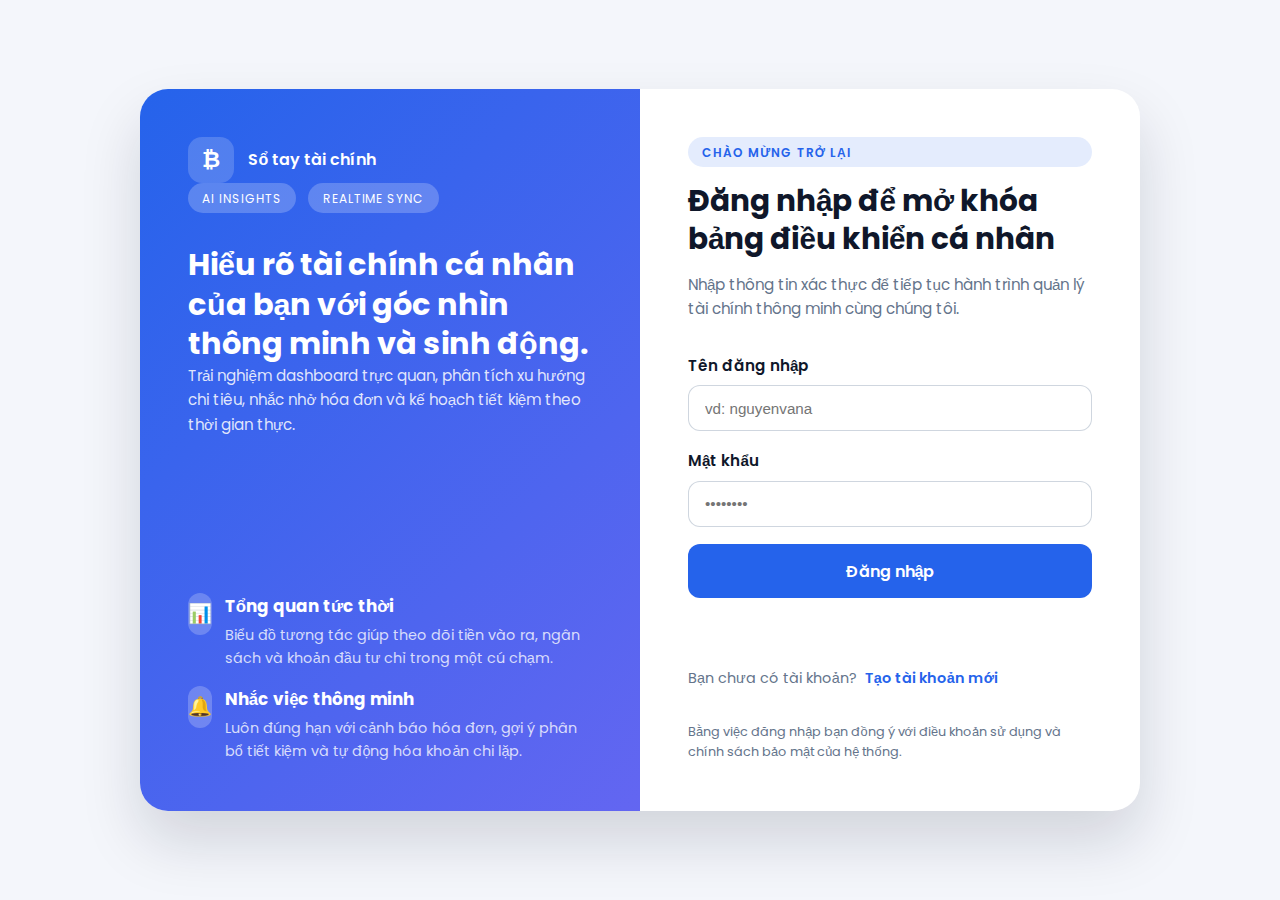
<file: src/main/resources/static/login.html>
<!DOCTYPE html>
<html lang="vi">
<head>
    <meta charset="UTF-8"/>
    <meta name="viewport" content="width=device-width, initial-scale=1.0"/>
    <title>Đăng nhập | Sổ tay tài chính</title>
    <link href="https://fonts.googleapis.com/css2?family=Poppins:wght@400;500;600;700&display=swap" rel="stylesheet">
    <link rel="stylesheet" href="style.css">
</head>
<body class="auth-body">
<main class="auth-shell">
    <section class="brand-panel">
        <div>
            <div class="brand-logo">
                <span>₿</span>
                <div>Sổ tay tài chính</div>
            </div>
            <div class="brand-badges">
                <span class="brand-badge">AI Insights</span>
                <span class="brand-badge">Realtime Sync</span>
            </div>
        </div>

        <div>
            <h2>Hiểu rõ tài chính cá nhân của bạn với góc nhìn thông minh và sinh động.</h2>
            <p>Trải nghiệm dashboard trực quan, phân tích xu hướng chi tiêu, nhắc nhở hóa đơn và kế hoạch tiết kiệm theo thời gian thực.</p>
        </div>

        <div class="feature-list">
            <div class="feature">
                <div class="feature-icon">📊</div>
                <div>
                    <h3>Tổng quan tức thời</h3>
                    <p>Biểu đồ tương tác giúp theo dõi tiền vào ra, ngân sách và khoản đầu tư chỉ trong một cú chạm.</p>
                </div>
            </div>
            <div class="feature">
                <div class="feature-icon">🔔</div>
                <div>
                    <h3>Nhắc việc thông minh</h3>
                    <p>Luôn đúng hạn với cảnh báo hóa đơn, gợi ý phân bổ tiết kiệm và tự động hóa khoản chi lặp.</p>
                </div>
            </div>
        </div>
    </section>

    <section class="form-panel">
        <header>
            <span class="status-chip">Chào mừng trở lại</span>
            <h1>Đăng nhập để mở khóa bảng điều khiển cá nhân</h1>
            <p>Nhập thông tin xác thực để tiếp tục hành trình quản lý tài chính thông minh cùng chúng tôi.</p>
        </header>

        <div class="form-stack">
            <div class="form-group">
                <label for="username">Tên đăng nhập</label>
                <input id="username" placeholder="vd: nguyenvana" autocomplete="username"/>
            </div>
            <div class="form-group">
                <label for="password">Mật khẩu</label>
                <input id="password" type="password" placeholder="••••••••" autocomplete="current-password"/>
            </div>
            <button id="btnLogin" class="primary-btn">Đăng nhập</button>
            <div id="loginMsg" class="msg"></div>
        </div>

        <div class="form-footer">
            <span>Bạn chưa có tài khoản?</span>
            <a class="link" href="register.html">Tạo tài khoản mới</a>
        </div>
        <p class="small-print">Bằng việc đăng nhập bạn đồng ý với điều khoản sử dụng và chính sách bảo mật của hệ thống.</p>
    </section>
</main>

<script type="module" src="js/auth/login.js"></script>
</body>
</html>
</file>
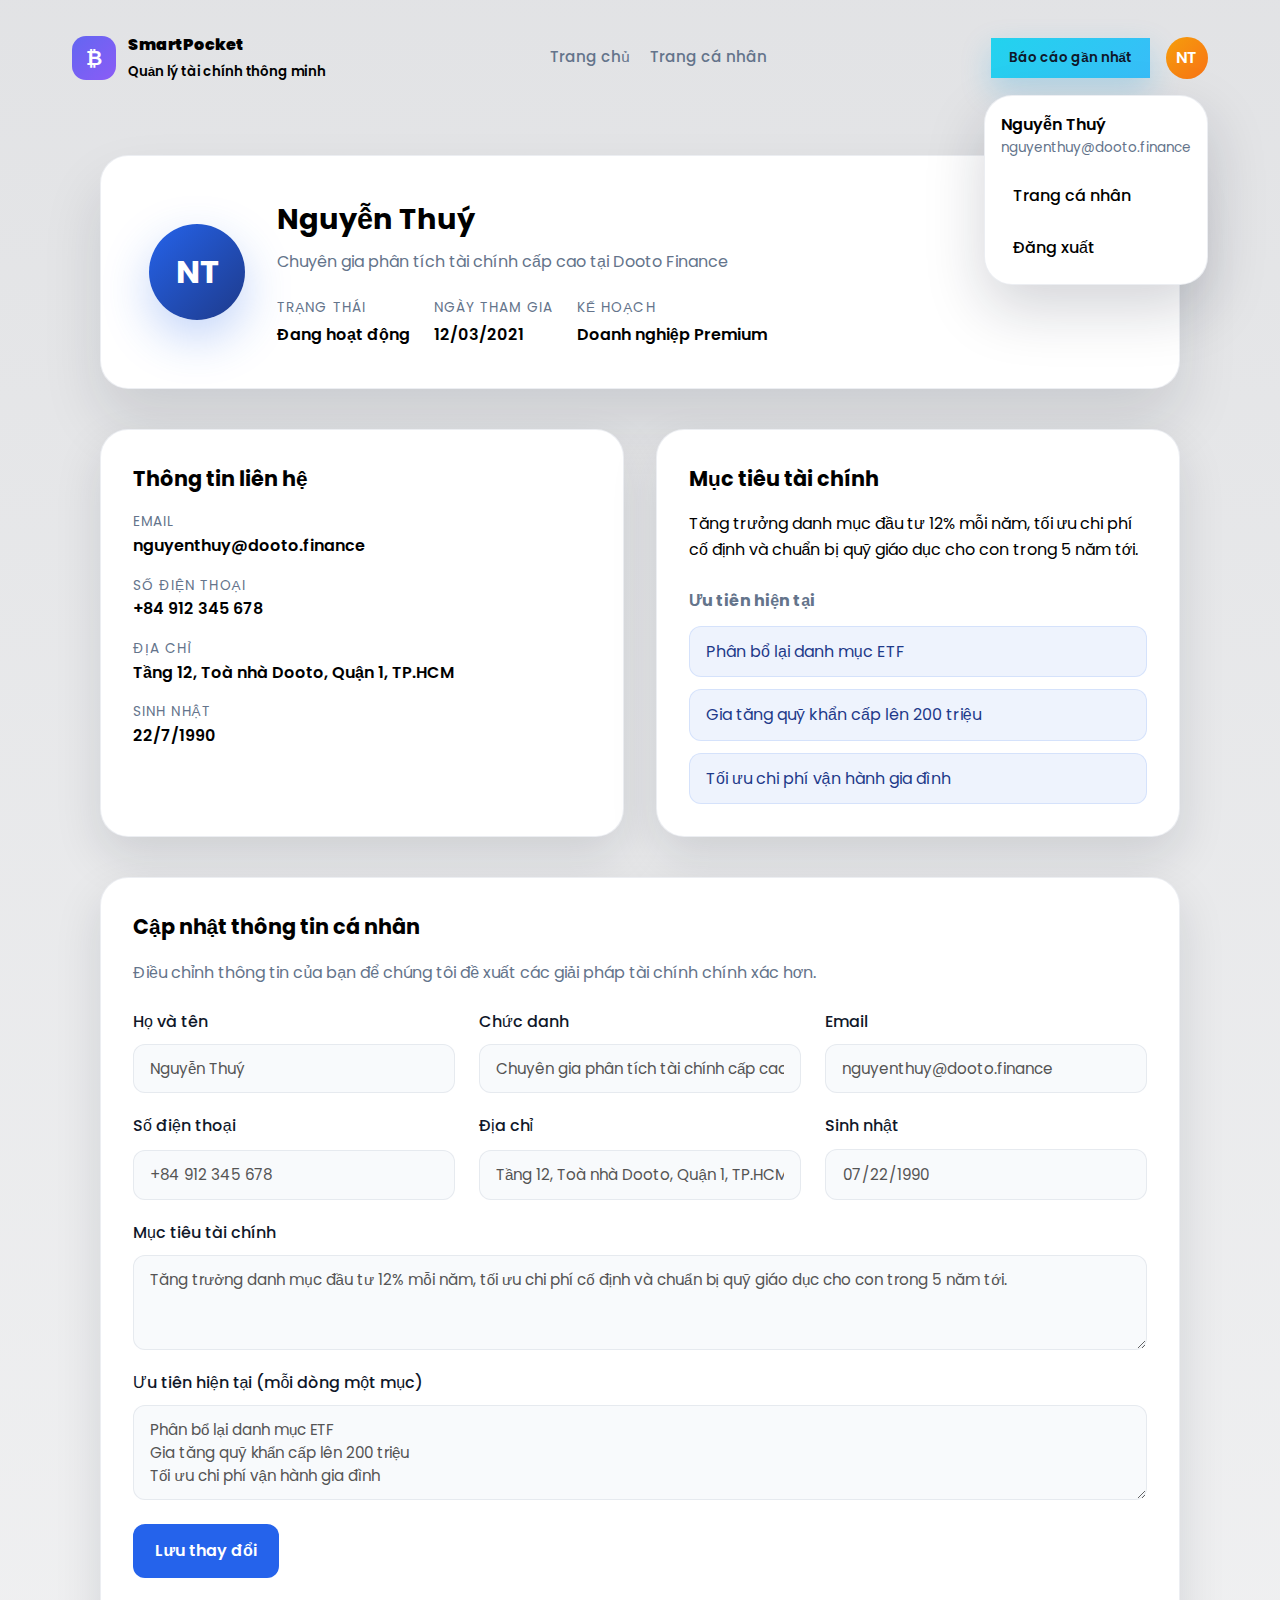
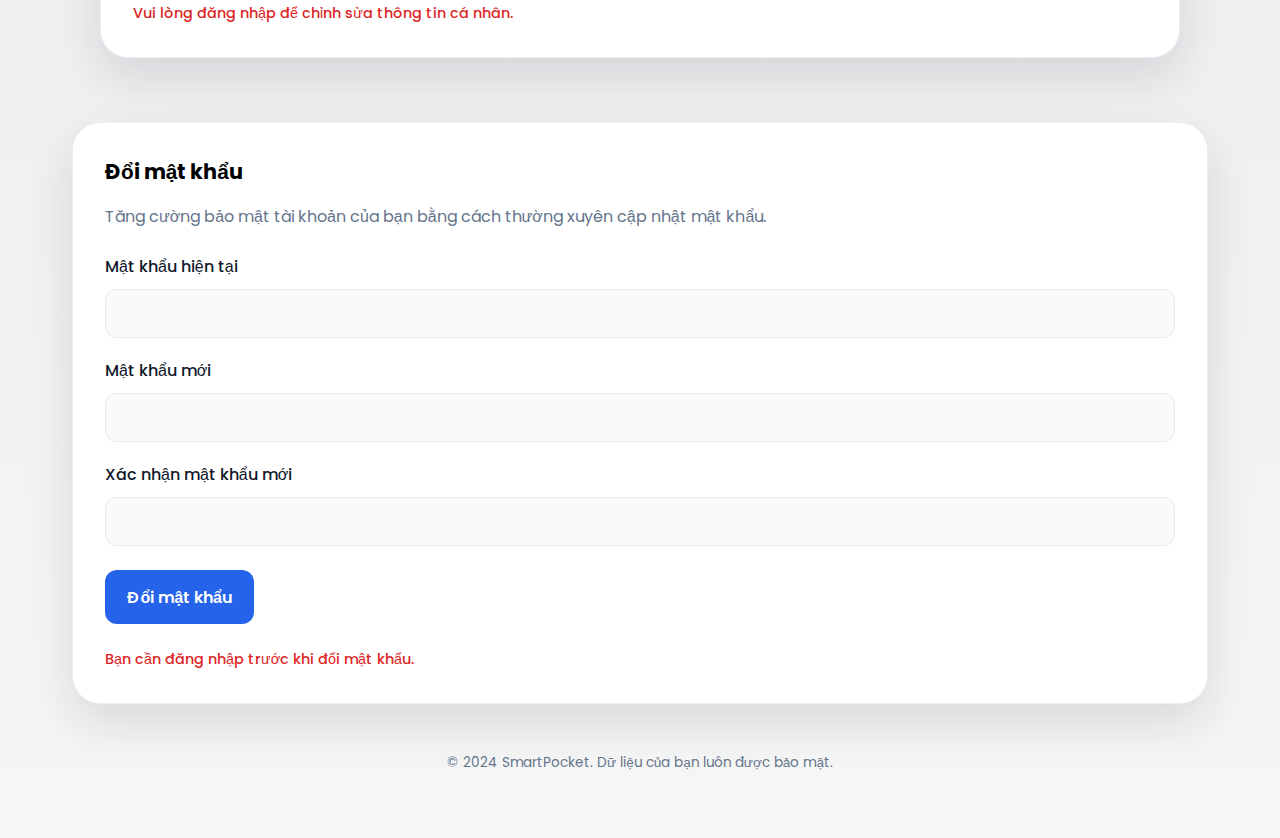
<file: src/main/resources/static/profile.html>
<!DOCTYPE html>
<html lang="vi">
<head>
    <meta charset="UTF-8" />
    <meta name="viewport" content="width=device-width, initial-scale=1.0" />
    <title>Trang cá nhân | SmartPocket</title>
    <link href="https://fonts.googleapis.com/css2?family=Poppins:wght@400;500;600;700&display=swap" rel="stylesheet">
    <link rel="stylesheet" href="style.css">
</head>
<body class="app-body">
<div class="app-shell">
    <header class="app-header">
        <a class="app-header__brand" href="home.html">
            <span>₿</span>
            <div>
                <strong>SmartPocket</strong><br>
                <small>Quản lý tài chính thông minh</small>
            </div>
        </a>
        <nav class="app-header__nav">
            <a href="home.html">Trang chủ</a>
            <a href="profile.html" class="is-active">Trang cá nhân</a>
        </nav>
        <div class="app-header__actions">
            <button class="quick-action">Báo cáo gần nhất</button>
            <details class="user-menu" open>
                <summary>
                    <span class="user-menu__avatar" id="profileMenuAvatar">NT</span>
                </summary>
                <div class="user-menu__panel">
                    <div>
                        <div class="user-menu__name" id="profileMenuName">Nguyễn Thuý</div>
                        <div class="user-menu__email" id="profileMenuEmail">nguyenthuy@dooto.finance</div>
                    </div>
                    <a class="user-menu__link" href="profile.html">Trang cá nhân</a>
                    <a class="user-menu__link" href="login.html">Đăng xuất</a>
                </div>
            </details>
        </div>
    </header>

    <main class="profile-page">
        <section class="profile-overview">
            <div class="profile-avatar" id="profileAvatar">NT</div>
            <div>
                <h1 class="profile-name" id="profileName">Nguyễn Thuý</h1>
                <p class="profile-role" id="profileRole">Chuyên gia phân tích tài chính cấp cao tại SmartPocket</p>
                <ul class="profile-meta">
                    <li>
                        <span class="profile-meta__label">Trạng thái</span>
                        <span class="profile-meta__value" id="profileStatus">Đang hoạt động</span>
                    </li>
                    <li>
                        <span class="profile-meta__label">Ngày tham gia</span>
                        <span class="profile-meta__value" id="profileJoinDate">12/03/2021</span>
                    </li>
                    <li>
                        <span class="profile-meta__label">Kế hoạch</span>
                        <span class="profile-meta__value" id="profilePlan">Doanh nghiệp Premium</span>
                    </li>
                </ul>
            </div>
        </section>

        <section class="profile-details">
            <article class="profile-card">
                <h2>Thông tin liên hệ</h2>
                <dl class="profile-info">
                    <div>
                        <dt>Email</dt>
                        <dd id="profileEmail">nguyenthuy@dooto.finance</dd>
                    </div>
                    <div>
                        <dt>Số điện thoại</dt>
                        <dd id="profilePhone">+84 912 345 678</dd>
                    </div>
                    <div>
                        <dt>Địa chỉ</dt>
                        <dd id="profileAddress">Tầng 12, Toà nhà Dooto, Quận 1, TP.HCM</dd>
                    </div>
                    <div>
                        <dt>Sinh nhật</dt>
                        <dd id="profileBirthday">22/07/1990</dd>
                    </div>
                </dl>
            </article>

            <article class="profile-card">
                <h2>Mục tiêu tài chính</h2>
                <p id="profileGoals">Tăng trưởng danh mục đầu tư 12% mỗi năm, tối ưu chi phí cố định và chuẩn bị quỹ giáo dục cho con trong 5 năm tới.</p>
                <h3 class="profile-subtitle">Ưu tiên hiện tại</h3>
                <ul class="profile-priorities" id="profilePriorities">
                    <li>Phân bổ lại danh mục ETF</li>
                    <li>Gia tăng quỹ khẩn cấp lên 200 triệu</li>
                    <li>Tối ưu chi phí vận hành gia đình</li>
                </ul>
            </article>
        </section>

        <section class="profile-form-section">
            <div class="profile-card">
                <h2>Cập nhật thông tin cá nhân</h2>
                <p class="profile-form__description">Điều chỉnh thông tin của bạn để chúng tôi đề xuất các giải pháp tài chính chính xác hơn.</p>
                <form id="profileForm" class="profile-form">
                    <div class="profile-form__grid">
                        <label>
                            <span>Họ và tên</span>
                            <input type="text" name="fullName" id="inputFullName" required />
                        </label>
                        <label>
                            <span>Chức danh</span>
                            <input type="text" name="role" id="inputRole" />
                        </label>
                        <label>
                            <span>Email</span>
                            <input type="email" name="email" id="inputEmail" required />
                        </label>
                        <label>
                            <span>Số điện thoại</span>
                            <input type="tel" name="phone" id="inputPhone" />
                        </label>
                        <label>
                            <span>Địa chỉ</span>
                            <input type="text" name="address" id="inputAddress" />
                        </label>
                        <label>
                            <span>Sinh nhật</span>
                            <input type="date" name="birthday" id="inputBirthday" />
                        </label>
                        <label class="profile-form__full">
                            <span>Mục tiêu tài chính</span>
                            <textarea name="goals" id="inputGoals" rows="3"></textarea>
                        </label>
                        <label class="profile-form__full">
                            <span>Ưu tiên hiện tại (mỗi dòng một mục)</span>
                            <textarea name="priorities" id="inputPriorities" rows="3"></textarea>
                        </label>
                    </div>
                    <button type="submit" class="primary-btn profile-form__submit">Lưu thay đổi</button>
                    <p class="profile-form__status" id="profileFormStatus" role="status" aria-live="polite"></p>
                </form>
            </div>
        </section>
    </main>
    <div class="profile-card">
        <h2>Đổi mật khẩu</h2>
        <p class="profile-form__description">Tăng cường bảo mật tài khoản của bạn bằng cách thường xuyên cập nhật mật khẩu.</p>
        <form id="passwordForm" class="profile-form">
            <div class="profile-form__grid">
                <label class="profile-form__full">
                    <span>Mật khẩu hiện tại</span>
                    <input type="password" name="currentPassword" id="currentPassword" required autocomplete="current-password" />
                </label>
                <label class="profile-form__full">
                    <span>Mật khẩu mới</span>
                    <input type="password" name="newPassword" id="newPassword" required minlength="6" autocomplete="new-password" />
                </label>
                <label class="profile-form__full">
                    <span>Xác nhận mật khẩu mới</span>
                    <input type="password" name="confirmNewPassword" id="confirmNewPassword" required minlength="6" autocomplete="new-password" />
                </label>
            </div>
            <button type="submit" class="primary-btn profile-form__submit">Đổi mật khẩu</button>
            <p class="profile-form__status" id="passwordFormStatus" role="status" aria-live="polite"></p>
        </form>
    </div>
    <footer class="app-footer">
        © 2024 SmartPocket. Dữ liệu của bạn luôn được bảo mật.
    </footer>
</div>
<script type="module" src="js/pages/profilePage.js"></script>
</body>
</html>
</file>
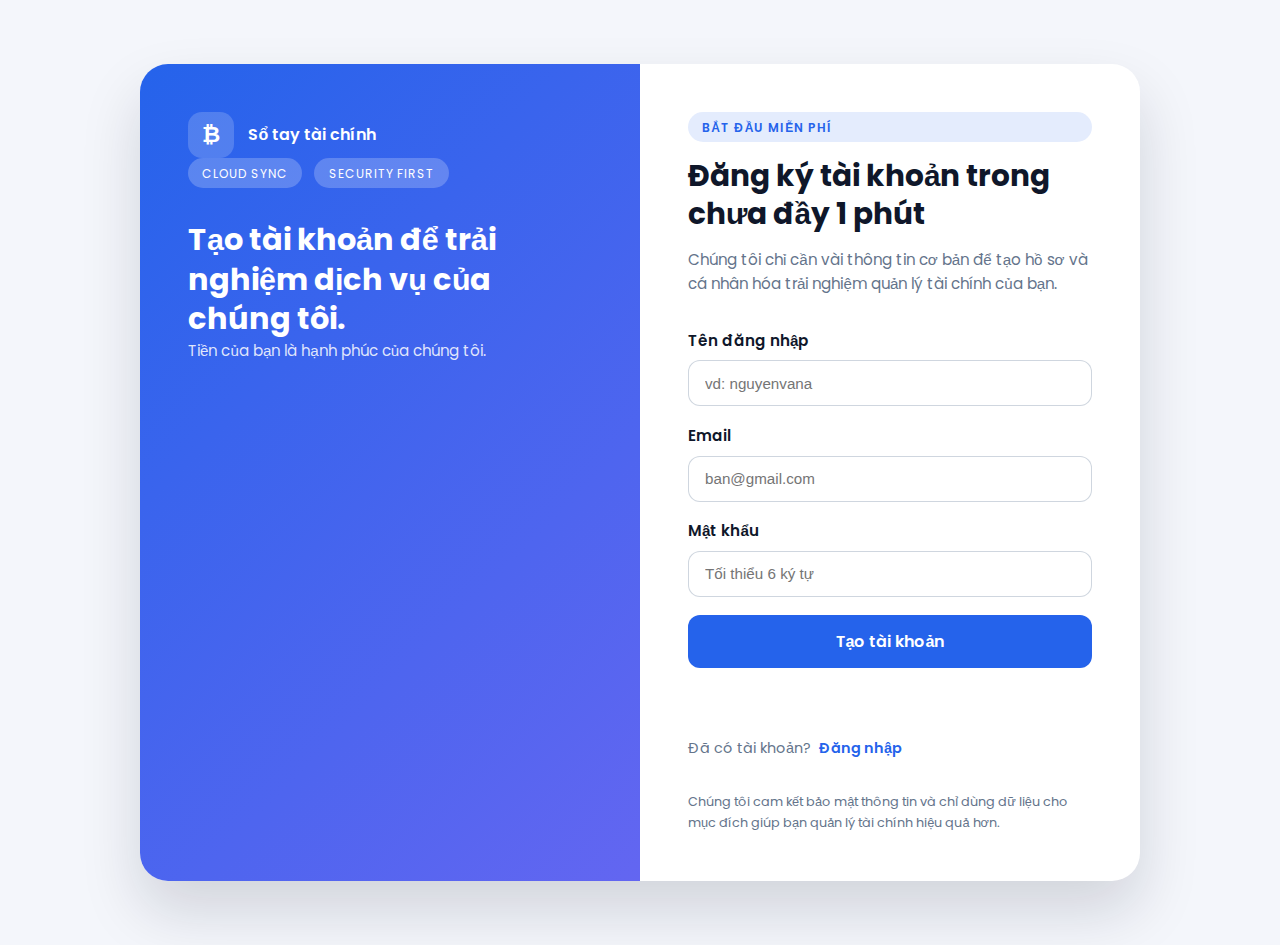
<file: src/main/resources/static/register.html>
<!DOCTYPE html>
<html lang="vi">
<head>
    <meta charset="UTF-8" />
    <meta name="viewport" content="width=device-width, initial-scale=1.0"/>
    <title>Đăng ký | Sổ tay tài chính</title>
    <link href="https://fonts.googleapis.com/css2?family=Poppins:wght@400;500;600;700&display=swap" rel="stylesheet">
    <link rel="stylesheet" href="style.css">
</head>

<body class="auth-body">
<main class="auth-shell">
    <section class="brand-panel">
        <div>
            <div class="brand-logo">
                <span>₿</span>
                <div>Sổ tay tài chính</div>
            </div>
            <div class="brand-badges">
                <span class="brand-badge">Cloud Sync</span>
                <span class="brand-badge">Security First</span>
            </div>
        </div>

        <div>
            <h2>Tạo tài khoản để trải nghiệm dịch vụ của chúng tôi.</h2>
            <p>Tiền của bạn là hạnh phúc của chúng tôi.</p>
        </div>


    </section>

    <section class="form-panel">
        <header>
            <span class="status-chip">Bắt đầu miễn phí</span>
            <h1>Đăng ký tài khoản trong chưa đầy 1 phút</h1>
            <p>Chúng tôi chỉ cần vài thông tin cơ bản để tạo hồ sơ và cá nhân hóa trải nghiệm quản lý tài chính của bạn.</p>
        </header>

        <div class="form-stack">
            <div class="form-group">
                <label for="r-username">Tên đăng nhập</label>
                <input id="r-username" placeholder="vd: nguyenvana" autocomplete="username"/>
            </div>
            <div class="form-group">
                <label for="r-email">Email</label>
                <input id="r-email" type="email" placeholder="ban@gmail.com" autocomplete="email"/>
            </div>
            <div class="form-group">
                <label for="r-password">Mật khẩu</label>
                <input id="r-password" type="password" placeholder="Tối thiểu 6 ký tự" autocomplete="new-password"/>
            </div>
            <button id="btnRegister" class="primary-btn">Tạo tài khoản</button>
            <div id="regMsg" class="msg"></div>
        </div>

        <div class="form-footer">
            <span>Đã có tài khoản?</span>
            <a class="link" href="login.html">Đăng nhập</a>
        </div>
        <p class="small-print">Chúng tôi cam kết bảo mật thông tin và chỉ dùng dữ liệu cho mục đích giúp bạn quản lý tài chính hiệu quả hơn.</p>
    </section>
</main>

<script type="module" src="js/auth/register.js"></script>
</body>
</html>
</file>
<file: src/main/resources/static/style.css>
@import url('js/css/base.css');
@import url('js/css/navigation.css');
@import url('js/css/components.css');
@import url('js/css/landing.css');
@import url('js/css/auth.css');
@import url('js/css/dashboard.css');
@import url('js/css/analytics.css');
@import url('js/css/responsive.css');
@import url('js/css/profile.css');
</file>
